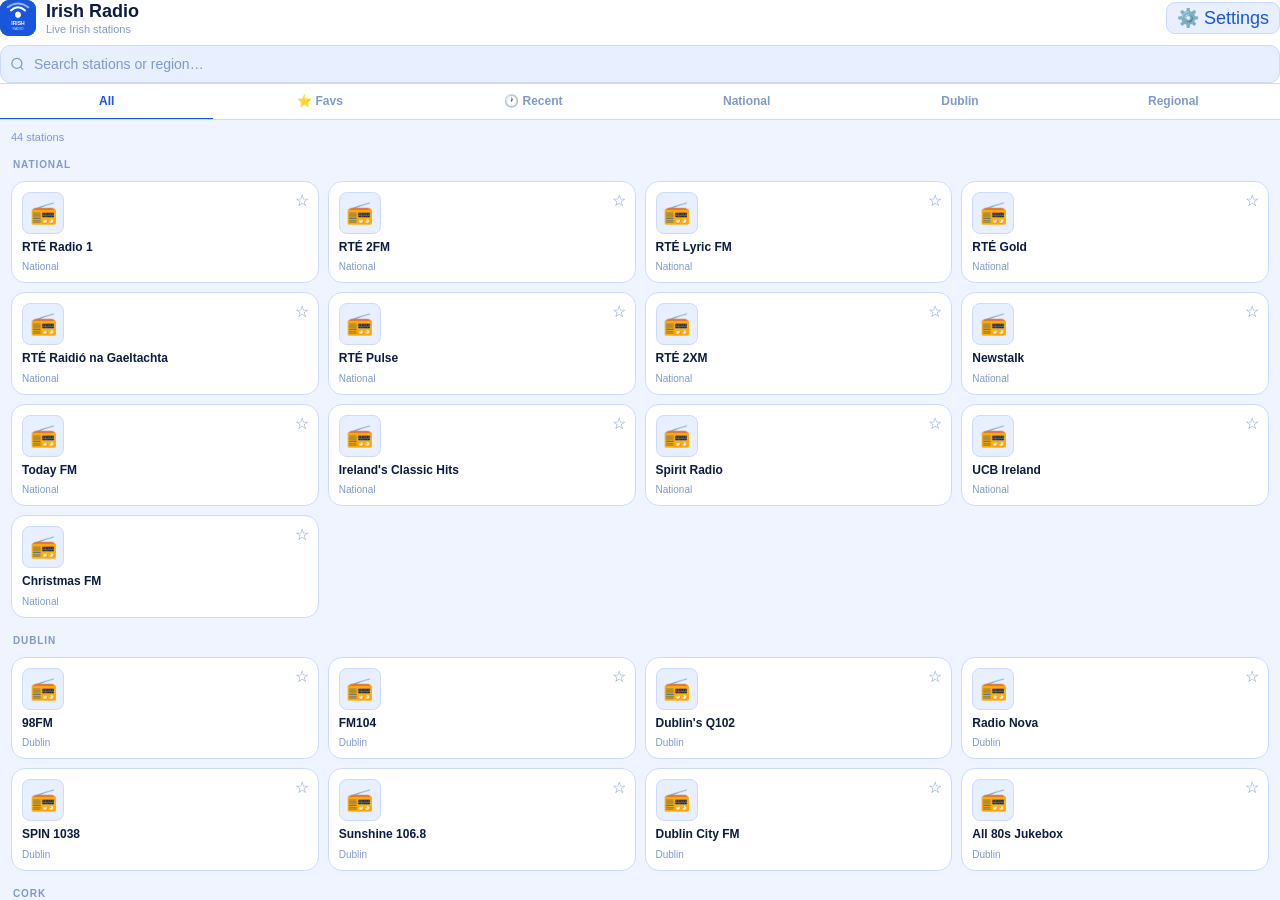
<file: index.html>
<!DOCTYPE html>
<html lang="en">
<head>
<meta charset="UTF-8">
<meta name="viewport" content="width=device-width, initial-scale=1, viewport-fit=cover">
<meta name="theme-color" content="#1A56DB">
<meta name="apple-mobile-web-app-capable" content="yes">
<meta name="apple-mobile-web-app-status-bar-style" content="default">
<meta name="apple-mobile-web-app-title" content="Irish Radio">
<title>Irish Radio</title>
<link rel="manifest" href="manifest.json">
<link rel="icon" href="icon.svg" type="image/svg+xml">
<style>
:root{
  --blue:#1A56DB; --blue-dark:#1245b5; --blue-btn:#1A56DB;
  --bg:#f0f4ff; --bg2:#ffffff; --surface:#e8efff; --surface2:#dce6ff;
  --text:#0d1b40; --text2:#3d5a99; --text3:#8099cc;
  --border:#cddaff; --radius:14px;
  --safe-top:env(safe-area-inset-top,0px); --safe-bottom:env(safe-area-inset-bottom,0px);
}
*{box-sizing:border-box;margin:0;padding:0;-webkit-tap-highlight-color:transparent}
html,body{height:100%;background:var(--bg);color:var(--text);font-family:-apple-system,BlinkMacSystemFont,'Segoe UI',sans-serif}
body{display:flex;flex-direction:column;overflow:hidden}

/* HEADER */
.hdr{background:#fff;border-bottom:1.5px solid var(--border);padding:calc(var(--safe-top)+11px) 16px 10px;flex-shrink:0;box-shadow:0 1px 8px rgba(26,86,219,.07)}
.hdr-row{display:flex;align-items:center;gap:10px;margin-bottom:9px}
.hdr-logo{width:36px;height:36px;border-radius:9px;overflow:hidden;flex-shrink:0;background:var(--blue)}
.hdr-logo img{width:36px;height:36px;object-fit:contain}
.hdr-title{flex:1}
.hdr-title h1{font-size:18px;font-weight:700;color:var(--text)}
.hdr-title p{font-size:11px;color:var(--text3);margin-top:1px}
.hdr-gear{background:var(--surface);border:1.5px solid var(--border);color:var(--blue);font-size:18px;cursor:pointer;padding:6px 10px;border-radius:9px;line-height:1}
.search-row{position:relative}
.search-row svg{position:absolute;left:10px;top:50%;transform:translateY(-50%);width:15px;height:15px;color:var(--text3);pointer-events:none}
input[type=search]{width:100%;height:38px;background:var(--surface);border:1.5px solid var(--border);border-radius:10px;color:var(--text);font-size:14px;padding:0 12px 0 33px;outline:none}
input[type=search]:focus{border-color:var(--blue);background:#fff}
input[type=search]::placeholder{color:var(--text3)}

/* TABS */
.tabs{display:flex;background:#fff;border-bottom:1.5px solid var(--border);flex-shrink:0;overflow-x:auto;-webkit-overflow-scrolling:touch}
.tabs::-webkit-scrollbar{display:none}
.tab{flex:1;min-width:70px;padding:10px 3px;text-align:center;font-size:12px;font-weight:600;color:var(--text3);cursor:pointer;border-bottom:2.5px solid transparent;margin-bottom:-1.5px;white-space:nowrap;transition:color .15s}
.tab.active{color:var(--blue);border-bottom-color:var(--blue)}

/* MINI PLAYER */
.mini{background:#fff;border-bottom:1.5px solid var(--border);padding:8px 14px;display:none;align-items:center;gap:10px;flex-shrink:0;cursor:pointer}
.mini.on{display:flex}
.mini-logo{width:34px;height:34px;border-radius:8px;background:var(--surface);border:1px solid var(--border);overflow:hidden;flex-shrink:0;display:flex;align-items:center;justify-content:center}
.mini-logo img{width:34px;height:34px;object-fit:contain}
.mini-info{flex:1;min-width:0}
.mini-name{font-size:13px;font-weight:600;color:var(--text);overflow:hidden;text-overflow:ellipsis;white-space:nowrap}
.mini-sub{font-size:11px;color:var(--text3)}
.mini-dot{display:inline-block;width:7px;height:7px;background:var(--blue);border-radius:50%;margin-right:4px;animation:blink 1.3s ease-in-out infinite}
@keyframes blink{0%,100%{opacity:1}50%{opacity:.25}}
.mini-pp{width:38px;height:38px;border-radius:50%;background:var(--blue);border:none;color:#fff;font-size:17px;cursor:pointer;display:flex;align-items:center;justify-content:center;flex-shrink:0;box-shadow:0 2px 8px rgba(26,86,219,.3)}

/* GRID */
.grid-wrap{flex:1;overflow-y:auto;-webkit-overflow-scrolling:touch;padding:11px}
.grid-wrap::-webkit-scrollbar{display:none}
.cnt{font-size:11px;color:var(--text3);margin-bottom:8px}
.grid{display:grid;grid-template-columns:repeat(2,1fr);gap:9px}
@media(min-width:420px){.grid{grid-template-columns:repeat(3,1fr)}}
@media(min-width:600px){.grid{grid-template-columns:repeat(4,1fr)}}
.sec{font-size:10px;font-weight:700;text-transform:uppercase;letter-spacing:.09em;color:var(--text3);grid-column:1/-1;padding:8px 2px 2px}
.card{background:#fff;border:1.5px solid var(--border);border-radius:var(--radius);padding:10px;cursor:pointer;display:flex;flex-direction:column;gap:6px;position:relative;min-height:98px;transition:border-color .15s,box-shadow .15s}
.card:active{background:var(--surface)}
.card.now{border-color:var(--blue);box-shadow:0 2px 14px rgba(26,86,219,.15)}
.c-logo{width:42px;height:42px;border-radius:8px;background:var(--surface);border:1px solid var(--border);display:flex;align-items:center;justify-content:center;overflow:hidden}
.c-logo img{width:42px;height:42px;object-fit:contain}
.c-logo .fb{font-size:22px}
.c-name{font-size:12px;font-weight:600;color:var(--text);line-height:1.3;display:-webkit-box;-webkit-line-clamp:2;-webkit-box-orient:vertical;overflow:hidden}
.c-region{font-size:10px;color:var(--text3)}
.c-fav{position:absolute;top:6px;right:6px;background:none;border:none;font-size:16px;cursor:pointer;color:var(--text3);padding:3px}
.c-fav.on{color:#f5a623}
.c-live{position:absolute;bottom:7px;right:7px;background:var(--blue);color:#fff;font-size:9px;font-weight:700;padding:2px 6px;border-radius:8px}
.empty{grid-column:1/-1;text-align:center;padding:3rem 1rem;color:var(--text3);font-size:14px;line-height:2}
.empty .ei{display:block;font-size:34px;margin-bottom:6px}

/* ── NOW PLAYING — matches Radio Wave reference screenshot ── */
.np{display:none;position:fixed;inset:0;z-index:400;background:#f0f4ff;flex-direction:column;overflow:hidden}
.np.on{display:flex}
.np-topbar{display:flex;justify-content:space-between;align-items:center;padding:calc(var(--safe-top)+12px) 16px 10px;background:#fff;border-bottom:1.5px solid var(--border);flex-shrink:0}
.np-back{background:none;border:none;color:var(--text);font-size:14px;font-weight:500;cursor:pointer;display:flex;align-items:center;gap:5px;padding:4px}
.np-edit-btn{background:none;border:none;color:var(--text2);font-size:14px;font-weight:500;cursor:pointer;display:flex;align-items:center;gap:5px;padding:4px}
.np-edit-btn span{font-size:18px}

/* VINYL */
.np-vinyl-section{flex:1;display:flex;align-items:center;justify-content:center;padding:20px 30px;background:#f0f4ff}
.vinyl-outer{position:relative;width:min(260px,72vw);height:min(260px,72vw)}
.vinyl-disc{width:100%;height:100%;border-radius:50%;background:
  radial-gradient(circle at 50% 50%,
    #0a0a0a 0%,#1a1a1a 15%,#0d0d0d 15.5%,
    #2a2a2a 30%,#111 30.5%,#222 45%,
    #0d0d0d 45.5%,#1c1c1c 60%,#111 60.5%,
    #282828 75%,#0a0a0a 75.5%,#1e1e1e 90%,#111 100%);
  box-shadow:0 12px 50px rgba(0,0,0,.35),0 4px 16px rgba(0,0,0,.2);
  animation:vspin 5s linear infinite paused;position:relative}
.vinyl-disc.playing{animation-play-state:running}
@keyframes vspin{to{transform:rotate(360deg)}}
.vinyl-center{position:absolute;top:50%;left:50%;transform:translate(-50%,-50%);width:34%;height:34%;border-radius:50%;background:var(--blue);display:flex;align-items:center;justify-content:center;overflow:hidden;border:2px solid rgba(255,255,255,.2)}
.vinyl-center img{width:100%;height:100%;object-fit:contain;border-radius:50%}
.vinyl-center-fallback{color:#fff;font-size:min(18px,5vw);font-weight:700;text-align:center;padding:4px;line-height:1.2}

/* STATION INFO */
.np-info-section{background:#fff;padding:14px 20px 0;flex-shrink:0}
.np-station-name{font-size:22px;font-weight:700;color:var(--text);margin-bottom:2px}
.np-station-region{font-size:13px;color:var(--text3);margin-bottom:6px}
.np-prog{font-size:14px;color:var(--text2);margin-bottom:14px;min-height:20px}

/* ACTION ROW */
.np-actions{display:flex;gap:8px;padding:0 20px 12px;background:#fff;flex-shrink:0}
.np-act{flex:1;display:flex;align-items:center;justify-content:center;gap:6px;padding:9px 6px;border-radius:10px;border:1.5px solid var(--border);background:#fff;color:var(--text2);font-size:13px;font-weight:600;cursor:pointer}
.np-act.primary{background:var(--blue);color:#fff;border-color:var(--blue)}
.np-act:active{opacity:.8}

/* BUFFERING BAR */
.np-buf-row{padding:8px 20px;background:#fff;flex-shrink:0;border-top:1px solid var(--border)}
.np-buf-label{display:flex;justify-content:space-between;align-items:center;font-size:12px;color:var(--text3);margin-bottom:5px}
.np-buf-dot{display:inline-block;width:8px;height:8px;border-radius:50%;background:#f5a623;margin-right:5px}
.np-buf-dot.live{background:#22c55e}
.np-buf-bar{height:4px;background:var(--border);border-radius:2px;overflow:hidden}
.np-buf-fill{height:100%;background:linear-gradient(90deg,#f5a623,#f59f0b);border-radius:2px;width:0%;transition:width .5s}
.np-buf-fill.live{background:linear-gradient(90deg,var(--blue),#3b82f6);width:100%}
.np-reconnect{font-size:11px;color:var(--text3);padding:4px 20px;background:#fff;flex-shrink:0;min-height:18px}

/* CONTROLS */
.np-controls{display:flex;align-items:center;justify-content:center;gap:22px;padding:14px 20px 10px;background:#fff;flex-shrink:0}
.np-skip{width:52px;height:52px;border-radius:50%;background:var(--blue);border:none;color:#fff;font-size:20px;cursor:pointer;display:flex;align-items:center;justify-content:center;box-shadow:0 3px 12px rgba(26,86,219,.3)}
.np-play-big{width:66px;height:66px;border-radius:50%;background:var(--blue);border:none;color:#fff;font-size:28px;cursor:pointer;display:flex;align-items:center;justify-content:center;box-shadow:0 4px 18px rgba(26,86,219,.4)}
.np-skip:active,.np-play-big:active{background:var(--blue-dark)}

/* VOL */
.np-vol-row{display:flex;align-items:center;gap:10px;padding:6px 20px calc(var(--safe-bottom)+10px);background:#fff;flex-shrink:0}
.np-vol-row span{font-size:16px;flex-shrink:0}
input[type=range]{flex:1;height:4px;-webkit-appearance:none;appearance:none;background:var(--border);border-radius:2px;outline:none;cursor:pointer}
input[type=range]::-webkit-slider-thumb{-webkit-appearance:none;width:18px;height:18px;background:var(--blue);border-radius:50%;box-shadow:0 2px 6px rgba(26,86,219,.3)}
.np-vol-pct{font-size:11px;color:var(--text3);min-width:30px;text-align:right;flex-shrink:0}

/* SETTINGS */
.settings{display:none;position:fixed;inset:0;z-index:500;align-items:flex-end}
.settings.on{display:flex}
.s-scrim{position:absolute;inset:0;background:rgba(0,0,0,.4)}
.s-sheet{background:#fff;width:100%;max-height:88vh;border-radius:20px 20px 0 0;display:flex;flex-direction:column;position:relative;z-index:1;box-shadow:0 -4px 30px rgba(26,86,219,.12)}
.s-hdr{display:flex;align-items:center;justify-content:space-between;padding:14px 18px;border-bottom:1.5px solid var(--border);flex-shrink:0}
.s-hdr h2{font-size:16px;font-weight:700;color:var(--text)}
.s-hdr-btn{background:var(--surface);border:1px solid var(--border);color:var(--text2);font-size:13px;padding:5px 12px;border-radius:8px;cursor:pointer}
.s-body{overflow-y:auto;padding:14px 16px;flex:1}
.s-body::-webkit-scrollbar{display:none}
.s-note{font-size:12px;color:var(--text3);margin-bottom:12px;line-height:1.6;background:var(--surface);padding:10px 12px;border-radius:8px;border-left:3px solid var(--blue)}
.s-row{background:var(--surface);border:1.5px solid var(--border);border-radius:10px;padding:10px 12px;display:flex;align-items:center;gap:10px;margin-bottom:6px}
.s-logo{width:32px;height:32px;border-radius:7px;background:#fff;border:1px solid var(--border);display:flex;align-items:center;justify-content:center;overflow:hidden;flex-shrink:0}
.s-logo img{width:32px;height:32px;object-fit:contain}
.s-name{flex:1;font-size:13px;color:var(--text);font-weight:500;overflow:hidden;text-overflow:ellipsis;white-space:nowrap}
.s-ebtn{background:var(--blue);border:none;color:#fff;font-size:12px;padding:5px 11px;border-radius:7px;cursor:pointer;font-weight:600;flex-shrink:0}

/* EDIT */
.edit-modal{display:none;position:fixed;inset:0;z-index:600;align-items:center;justify-content:center;padding:18px}
.edit-modal.on{display:flex}
.edit-scrim{position:absolute;inset:0;background:rgba(0,0,0,.55)}
.edit-box{background:#fff;border-radius:16px;padding:20px;width:100%;max-width:420px;position:relative;z-index:1;max-height:82vh;overflow-y:auto;box-shadow:0 10px 40px rgba(0,0,0,.2)}
.edit-box h3{font-size:15px;font-weight:700;margin-bottom:14px;color:var(--text)}
.ef{margin-bottom:12px}
.ef label{display:block;font-size:10px;font-weight:700;color:var(--text3);text-transform:uppercase;letter-spacing:.08em;margin-bottom:4px}
.ef input{width:100%;padding:9px 11px;background:var(--surface);border:1.5px solid var(--border);border-radius:8px;color:var(--text);font-size:13px;outline:none}
.ef input:focus{border-color:var(--blue);background:#fff}
.ef input::placeholder{color:var(--text3)}
.ef input[type=file]{padding:5px 8px;font-size:12px}
.ef-hint{font-size:11px;color:var(--text3);margin-top:3px;line-height:1.4}
.edit-btns{display:flex;gap:8px;flex-wrap:wrap;margin-top:14px}
.btn{padding:9px 14px;border:none;border-radius:9px;font-size:13px;font-weight:600;cursor:pointer}
.btn-ok{background:var(--blue);color:#fff;flex:1}
.btn-reset{background:var(--surface);color:var(--blue);border:1.5px solid var(--blue)}
.btn-cancel{background:var(--surface);color:var(--text2);border:1.5px solid var(--border)}

/* TOAST */
.toast{position:fixed;bottom:calc(var(--safe-bottom)+80px);left:50%;transform:translateX(-50%) translateY(16px);background:var(--blue);color:#fff;padding:9px 18px;border-radius:20px;font-size:13px;font-weight:500;opacity:0;transition:opacity .25s,transform .25s;pointer-events:none;z-index:900;white-space:nowrap;box-shadow:0 4px 16px rgba(26,86,219,.3)}
.toast.show{opacity:1;transform:translateX(-50%) translateY(0)}

.safe-bot{height:var(--safe-bottom);background:#fff;flex-shrink:0}
audio{display:none}
</style>
</head>
<body>

<!-- HEADER -->
<div class="hdr">
  <div class="hdr-row">
    <div class="hdr-logo"><img src="icon.svg" alt="Irish Radio"></div>
    <div class="hdr-title"><h1>Irish Radio</h1><p>Live Irish stations</p></div>
    <button class="hdr-gear" onclick="openSettings()">⚙️ Settings</button>
  </div>
  <div class="search-row">
    <svg viewBox="0 0 24 24" fill="none" stroke="currentColor" stroke-width="2"><circle cx="11" cy="11" r="8"/><path d="m21 21-4.35-4.35"/></svg>
    <input type="search" id="srch" placeholder="Search stations or region…" oninput="doFilter()">
  </div>
</div>

<!-- TABS -->
<div class="tabs">
  <div class="tab active" id="t-all"      onclick="switchTab('all')">All</div>
  <div class="tab"        id="t-favs"     onclick="switchTab('favs')">⭐ Favs</div>
  <div class="tab"        id="t-recent"   onclick="switchTab('recent')">🕐 Recent</div>
  <div class="tab"        id="t-national" onclick="switchTab('national')">National</div>
  <div class="tab"        id="t-dublin"   onclick="switchTab('dublin')">Dublin</div>
  <div class="tab"        id="t-regional" onclick="switchTab('regional')">Regional</div>
</div>

<!-- MINI PLAYER -->
<div class="mini" id="mini" onclick="openNP()">
  <div class="mini-logo" id="miniLogo"><span style="font-size:18px">📻</span></div>
  <div class="mini-info">
    <div class="mini-name" id="miniName">Not playing</div>
    <div class="mini-sub"  id="miniSub"><span class="mini-dot" id="miniDot"></span>Tap to open player</div>
  </div>
  <button class="mini-pp" id="miniPP" onclick="event.stopPropagation();togglePlay()">▶</button>
</div>

<!-- GRID -->
<div class="grid-wrap">
  <div class="cnt" id="cnt"></div>
  <div class="grid" id="grid"></div>
</div>
<div class="safe-bot"></div>

<!-- NOW PLAYING — Radio Wave style -->
<div class="np" id="np">

  <!-- TOP BAR: Minimize left, Edit right -->
  <div class="np-topbar">
    <button class="np-back" onclick="closeNP()">↓ Minimize</button>
    <button class="np-edit-btn" id="npEditBtn" onclick="editCurrentStation()"><span>⚙️</span> Edit</button>
  </div>

  <!-- VINYL RECORD -->
  <div class="np-vinyl-section">
    <div class="vinyl-outer">
      <div class="vinyl-disc" id="npVinyl">
        <div class="vinyl-center" id="npLabel">
          <div class="vinyl-center-fallback" id="npLabelFallback">📻</div>
        </div>
      </div>
    </div>
  </div>

  <!-- STATION INFO -->
  <div class="np-info-section">
    <div class="np-station-name" id="npName">—</div>
    <div class="np-station-region" id="npRegion"></div>
    <div class="np-prog" id="npProg">Live Broadcast</div>
  </div>

  <!-- ACTIONS: Save / Share / Web -->
  <div class="np-actions">
    <button class="np-act primary" onclick="toggleFavNP()"><span id="npSaveIcon">☆</span> Save</button>
    <button class="np-act" onclick="shareStation()">🔗 Share</button>
    <button class="np-act" onclick="openStationWeb()">🌐 Web</button>
  </div>

  <!-- BUFFERING BAR -->
  <div class="np-buf-row">
    <div class="np-buf-label">
      <span><span class="np-buf-dot" id="bufDot"></span><span id="bufLabel">Connecting…</span></span>
      <span id="npStat"></span>
    </div>
    <div class="np-buf-bar"><div class="np-buf-fill" id="bufFill"></div></div>
  </div>
  <div class="np-reconnect" id="npRecon"></div>

  <!-- CONTROLS -->
  <div class="np-controls">
    <button class="np-skip" onclick="skipStation(-1)">◀</button>
    <button class="np-play-big" id="npPlay" onclick="togglePlay()">▶</button>
    <button class="np-skip" onclick="skipStation(1)">▶</button>
  </div>

  <!-- VOLUME -->
  <div class="np-vol-row">
    <span>🔈</span>
    <input type="range" id="vol" min="0" max="1" step="0.02" value="0.85" oninput="setVol(this.value)">
    <span class="np-vol-pct" id="volPct">85%</span>
  </div>
</div>

<!-- SETTINGS -->
<div class="settings" id="settings">
  <div class="s-scrim" onclick="closeSettings()"></div>
  <div class="s-sheet">
    <div class="s-hdr">
      <h2>⚙️ Station Settings</h2>
      <button class="s-hdr-btn" onclick="closeSettings()">✕ Close</button>
    </div>
    <div class="s-body">
      <p class="s-note">Tap <b>Edit</b> to update a station's stream URL or logo. Find working streams at <b>ieradio.org</b> or <b>radiofeeds.co.uk/irish.asp</b></p>
      <div id="sList"></div>
    </div>
  </div>
</div>

<!-- EDIT MODAL -->
<div class="edit-modal" id="editModal">
  <div class="edit-scrim" onclick="closeEdit()"></div>
  <div class="edit-box">
    <h3 id="editTitle">Edit Station</h3>
    <div class="ef"><label>Station Name</label><input id="eName" readonly></div>
    <div class="ef">
      <label>Stream URL</label>
      <input id="eStream" placeholder="https://…/stream.mp3">
      <div class="ef-hint">Direct MP3/AAC stream. Find URLs at ieradio.org</div>
    </div>
    <div class="ef"><label>Logo URL</label><input id="eLogoUrl" placeholder="https://…/logo.png"></div>
    <div class="ef"><label>Upload Logo from phone</label><input type="file" id="eLogoFile" accept="image/*"></div>
    <div class="edit-btns">
      <button class="btn btn-reset"  onclick="resetSt()">↺ Reset</button>
      <button class="btn btn-cancel" onclick="closeEdit()">Cancel</button>
      <button class="btn btn-ok"     onclick="saveEdit()">Save</button>
    </div>
  </div>
</div>

<div class="toast" id="toast"></div>
<audio id="player"></audio>

<script>
if('serviceWorker' in navigator) navigator.serviceWorker.register('./sw.js').catch(()=>{});

const DEF=[
  {id:'rte1',   name:'RTÉ Radio 1',              cat:'national',region:'National',   stream:'https://icecast.rte.ie/radio1',              logo:'https://cdn.instant.audio/images/logos/ieradio-org/rte-radio-1.png',                  web:'https://rte.ie/radio1'},
  {id:'rte2fm', name:'RTÉ 2FM',                  cat:'national',region:'National',   stream:'https://icecast.rte.ie/2fm',                 logo:'https://cdn.instant.audio/images/logos/ieradio-org/rte-2fm.png',                       web:'https://rte.ie/2fm'},
  {id:'lyric',  name:'RTÉ Lyric FM',             cat:'national',region:'National',   stream:'https://icecast.rte.ie/lyric',               logo:'https://cdn.instant.audio/images/logos/ieradio-org/rte-lyric-fm.png',                  web:'https://rte.ie/lyricfm'},
  {id:'gold',   name:'RTÉ Gold',                 cat:'national',region:'National',   stream:'https://icecast.rte.ie/gold',                logo:'https://cdn.instant.audio/images/logos/ieradio-org/rte-gold.png',                      web:'https://rte.ie/gold'},
  {id:'rnag',   name:'RTÉ Raidió na Gaeltachta', cat:'national',region:'National',   stream:'https://icecast.rte.ie/rnag',                logo:'https://cdn.instant.audio/images/logos/ieradio-org/rte-raidio-na-gaeltachta.png',      web:'https://rte.ie/rnag'},
  {id:'pulse',  name:'RTÉ Pulse',                cat:'national',region:'National',   stream:'https://icecast.rte.ie/pulse',               logo:'https://cdn.instant.audio/images/logos/ieradio-org/rte-radio-1.png',                   web:'https://rte.ie'},
  {id:'2xm',    name:'RTÉ 2XM',                  cat:'national',region:'National',   stream:'https://icecast.rte.ie/2xm',                 logo:'https://cdn.instant.audio/images/logos/ieradio-org/rte-2fm.png',                       web:'https://rte.ie/2xm'},
  {id:'ntk',    name:'Newstalk',                 cat:'national',region:'National',   stream:'https://stream.newstalk.com/newstalk',       logo:'https://cdn.instant.audio/images/logos/ieradio-org/newstalk.png',                     web:'https://newstalk.com'},
  {id:'tdy',    name:'Today FM',                 cat:'national',region:'National',   stream:'https://stream.todayfm.com/todayfm',         logo:'https://cdn.instant.audio/images/logos/ieradio-org/today-fm.png',                     web:'https://todayfm.com'},
  {id:'clh',    name:"Ireland's Classic Hits",   cat:'national',region:'National',   stream:'https://stream.classichits.ie/classichits',  logo:'https://cdn.instant.audio/images/logos/ieradio-org/classic-hits.png',                 web:'https://classichits.ie'},
  {id:'spi',    name:'Spirit Radio',             cat:'national',region:'National',   stream:'https://dreamsiteradiocp2.com:8014/stream',  logo:'',                                                                                      web:'https://spiritradio.ie'},
  {id:'ucb',    name:'UCB Ireland',              cat:'national',region:'National',   stream:'https://stream.btsstream.com:18022/ucbireland.mp3',logo:'https://cdn.instant.audio/images/logos/ieradio-org/ucb-dublin.png',              web:'https://ucbireland.ie'},
  {id:'chr',    name:'Christmas FM',             cat:'national',region:'National',   stream:'https://stream.christmasfm.com/christmasfm',logo:'https://cdn.instant.audio/images/logos/ieradio-org/christmas.png',                     web:'https://christmasfm.com'},
  {id:'98f',    name:'98FM',                     cat:'dublin',  region:'Dublin',     stream:'https://stream.98fm.ie/98fm',                logo:'https://cdn.instant.audio/images/logos/ieradio-org/98fm.png',                         web:'https://98fm.com'},
  {id:'fm104',  name:'FM104',                    cat:'dublin',  region:'Dublin',     stream:'https://stream.fm104.ie/fm104',              logo:'https://cdn.instant.audio/images/logos/ieradio-org/fm104.png',                        web:'https://fm104.ie'},
  {id:'q102',   name:"Dublin's Q102",            cat:'dublin',  region:'Dublin',     stream:'https://stream.q102.ie/q102',                logo:'https://cdn.instant.audio/images/logos/ieradio-org/dublin-s-q-102-fm.png',            web:'https://q102.ie'},
  {id:'nova',   name:'Radio Nova',               cat:'dublin',  region:'Dublin',     stream:'https://stream.radianova.ie/nova',           logo:'https://cdn.instant.audio/images/logos/ieradio-org/radio-nova.png',                   web:'https://nova.ie'},
  {id:'sp1038', name:'SPIN 1038',                cat:'dublin',  region:'Dublin',     stream:'https://stream.spin1038.ie/spin1038',        logo:'https://cdn.instant.audio/images/logos/ieradio-org/spin-1038.png',                    web:'https://spin1038.com'},
  {id:'sun',    name:'Sunshine 106.8',           cat:'dublin',  region:'Dublin',     stream:'https://stream.sunshineradio.ie/sunshine',   logo:'https://cdn.instant.audio/images/logos/ieradio-org/sunshine.png',                    web:'https://sunshine.ie'},
  {id:'dcfm',   name:'Dublin City FM',           cat:'dublin',  region:'Dublin',     stream:'https://stream.dublincityfm.ie/dublincity',  logo:'https://cdn.instant.audio/images/logos/ieradio-org/103-2-dublin-city-fm.png',         web:'https://dublincityfm.ie'},
  {id:'all80s', name:'All 80s Jukebox',          cat:'dublin',  region:'Dublin',     stream:'https://stream.all80s.ie/all80s',            logo:'https://cdn.instant.audio/images/logos/ieradio-org/all-80s.png',                     web:''},
  {id:'96fm',   name:"Cork's 96FM",              cat:'regional',region:'Cork',       stream:'https://stream.96fm.ie/96fm',                logo:'https://cdn.instant.audio/images/logos/ieradio-org/corks-fm.png',                    web:'https://96fm.com'},
  {id:'red',    name:'Red FM',                   cat:'regional',region:'Cork',       stream:'https://stream.redfm.ie/redfm',              logo:'https://cdn.instant.audio/images/logos/ieradio-org/red-fm.png',                      web:'https://redfm.ie'},
  {id:'c103',   name:'C103',                     cat:'regional',region:'Cork',       stream:'https://stream.c103.ie/c103',                logo:'https://cdn.instant.audio/images/logos/ieradio-org/c103-west.png',                   web:'https://c103.ie'},
  {id:'kry',    name:'Radio Kerry',              cat:'regional',region:'Kerry',      stream:'https://stream.radiokerry.ie/radiokerry',    logo:'https://cdn.instant.audio/images/logos/ieradio-org/radio-kerry.png',                  web:'https://radiokerry.ie'},
  {id:'clr',    name:'Clare FM',                 cat:'regional',region:'Clare',      stream:'https://stream.clarefm.ie/clarefm',          logo:'https://cdn.instant.audio/images/logos/ieradio-org/clare-fm.png',                    web:'https://clarefm.ie'},
  {id:'l95',    name:'Live 95 FM',               cat:'regional',region:'Limerick',   stream:'https://stream.live95.ie/live95',            logo:'https://cdn.instant.audio/images/logos/ieradio-org/live-95-fm.png',                  web:'https://live95.ie'},
  {id:'tip',    name:'Tipp FM',                  cat:'regional',region:'Tipperary',  stream:'https://stream.tippfm.ie/tippfm',            logo:'',                                                                                    web:'https://tippfm.ie'},
  {id:'wlr',    name:'WLR FM',                   cat:'regional',region:'Waterford',  stream:'https://stream.wlrfm.ie/wlrfm',              logo:'https://cdn.instant.audio/images/logos/ieradio-org/wlr-fm.png',                      web:'https://wlrfm.com'},
  {id:'bet',    name:'Beat 102-103',             cat:'regional',region:'South East', stream:'https://stream.beat102103.ie/beat',          logo:'https://cdn.instant.audio/images/logos/ieradio-org/beat-102-103.png',                web:'https://beat102103.com'},
  {id:'ser',    name:'South East Radio',         cat:'regional',region:'Wexford',    stream:'https://stream.southeastradio.ie/ser',       logo:'https://cdn.instant.audio/images/logos/ieradio-org/south-east-radio.png',            web:'https://southeastradio.ie'},
  {id:'kclr',   name:'KCLR 96FM',               cat:'regional',region:'Kilkenny',   stream:'https://stream.kclr96fm.ie/kclr',            logo:'https://cdn.instant.audio/images/logos/ieradio-org/kclr-kilkenny.png',               web:'https://kclr96fm.com'},
  {id:'ecfm',   name:'East Coast FM',            cat:'regional',region:'Wicklow',    stream:'https://stream.eastcoastfm.ie/eastcoast',    logo:'https://cdn.instant.audio/images/logos/ieradio-org/east-coast-fm.png',               web:'https://eastcoastfm.ie'},
  {id:'kfm',    name:'Kfm Radio',               cat:'regional',region:'Kildare',    stream:'https://stream.kfm.ie/kfm',                 logo:'https://cdn.instant.audio/images/logos/ieradio-org/kfm-radio.png',                   web:'https://kfmradio.com'},
  {id:'lmfm',   name:'LMFM',                    cat:'regional',region:'Louth/Meath',stream:'https://stream.lmfm.ie/lmfm',               logo:'https://cdn.instant.audio/images/logos/ieradio-org/louth-meath-fm.png',              web:'https://lmfm.ie'},
  {id:'mdl103', name:'Midlands 103',            cat:'regional',region:'Midlands',   stream:'https://stream.midlands103.ie/midlands103',  logo:'https://cdn.instant.audio/images/logos/ieradio-org/midlands.png',                    web:'https://midlands103.com'},
  {id:'spsw',   name:'SPIN South West',         cat:'regional',region:'Munster',    stream:'https://stream.spinsouthwest.ie/spinsw',     logo:'https://cdn.instant.audio/images/logos/ieradio-org/spin-south-west.png',             web:'https://spinsouthwest.com'},
  {id:'gbfm',   name:'Galway Bay FM',           cat:'regional',region:'Galway',     stream:'https://stream.galwaybay.ie/galwaybay',      logo:'https://cdn.instant.audio/images/logos/ieradio-org/bay-fm.png',                     web:'https://galwaybayfm.ie'},
  {id:'mwr',    name:'MidWest Radio',           cat:'regional',region:'Mayo',       stream:'https://stream.midwestradio.ie/midwest',     logo:'https://cdn.instant.audio/images/logos/ieradio-org/midwest-radio-fm.png',            web:'https://midwestradio.ie'},
  {id:'ocn',    name:'Ocean FM',                cat:'regional',region:'Sligo',      stream:'https://stream.oceanfm.ie/oceanfm',          logo:'https://cdn.instant.audio/images/logos/ieradio-org/ocean-fm.png',                   web:'https://oceanfm.ie'},
  {id:'shn',    name:'Shannonside FM',          cat:'regional',region:'Roscommon',  stream:'https://stream.shannonside.ie/shannonside',  logo:'https://cdn.instant.audio/images/logos/ieradio-org/radio-shannonside.png',           web:'https://shannonside.ie'},
  {id:'irdw',   name:'iRadio West & NW',        cat:'regional',region:'West',       stream:'https://stream.iradio.ie/iradio',            logo:'https://cdn.instant.audio/images/logos/ieradio-org/iradio-northwest.png',            web:'https://iradio.ie'},
  {id:'hig',    name:'Highland Radio',          cat:'regional',region:'Donegal',    stream:'https://stream.highlandradio.ie/highland',   logo:'https://cdn.instant.audio/images/logos/ieradio-org/highland-radio.png',              web:'https://highlandradio.ie'},
  {id:'nts',    name:'Northern Sound',          cat:'regional',region:'Cavan/Monaghan',stream:'https://stream.northernsound.ie/northernsound',logo:'',                                                                               web:'https://northernsound.ie'},
];

const RORD=['National','Dublin','Cork','Kerry','Clare','Limerick','Tipperary','Waterford','South East','Wexford','Kilkenny','Wicklow','Kildare','Louth/Meath','Midlands','Munster','Galway','Mayo','Sligo','Roscommon','West','Donegal','Cavan/Monaghan'];

let stations=JSON.parse(localStorage.getItem('ier-v6')||'null')||JSON.parse(JSON.stringify(DEF));
let favs=JSON.parse(localStorage.getItem('ier-favs')||'[]');
let recent=JSON.parse(localStorage.getItem('ier-recent')||'[]');
let curIdx=-1,curTab='all',playing=false,editIdx=null;
let reTimer=null,reCount=0;
const player=document.getElementById('player');

// AUDIO
player.addEventListener('playing',()=>{
  playing=true; reCount=0; clearTimeout(reTimer);
  setPlayUI(true); setBuf(true,'Live'); setMini(true);
});
player.addEventListener('pause',  ()=>{ playing=false; setPlayUI(false); setBuf(false,'Paused'); setMini(false); });
player.addEventListener('waiting',()=>setBuf(false,'Buffering…'));
player.addEventListener('stalled',()=>{ setBuf(false,'Stalled…'); doRecon(); });
player.addEventListener('error',  ()=>{ setBuf(false,'Error…'); doRecon(); });
player.addEventListener('ended',  ()=>doRecon());

function doRecon(){
  if(curIdx<0) return;
  clearTimeout(reTimer); reCount++;
  const d=Math.min(reCount*4,30);
  document.getElementById('npRecon').textContent=`Reconnect ${reCount} in ${d}s…`;
  reTimer=setTimeout(()=>{ document.getElementById('npRecon').textContent=''; startPlay(curIdx); },d*1000);
}

function save()      { localStorage.setItem('ier-v6',   JSON.stringify(stations)); }
function saveFavs()  { localStorage.setItem('ier-favs', JSON.stringify(favs)); }
function saveRecent(){ localStorage.setItem('ier-recent',JSON.stringify(recent)); }
function isFav(id)   { return favs.includes(id); }
function addRecent(id){ recent=[id,...recent.filter(r=>r!==id)].slice(0,20); saveRecent(); }

function startPlay(idx){
  curIdx=idx; const s=stations[idx];
  clearTimeout(reTimer);
  player.src=s.stream; player.volume=parseFloat(document.getElementById('vol').value);
  player.load(); player.play().catch(()=>setBuf(false,'Tap ▶ to play'));
  addRecent(s.id);
  if('mediaSession' in navigator){
    navigator.mediaSession.metadata=new MediaMetadata({
      title:s.name,artist:'Irish Radio',album:s.region,
      artwork:s.logo?[{src:s.logo,sizes:'512x512',type:'image/png'}]:[]
    });
    navigator.mediaSession.setActionHandler('play',         ()=>player.play());
    navigator.mediaSession.setActionHandler('pause',        ()=>player.pause());
    navigator.mediaSession.setActionHandler('stop',         ()=>player.pause());
    navigator.mediaSession.setActionHandler('previoustrack',()=>skipStation(-1));
    navigator.mediaSession.setActionHandler('nexttrack',    ()=>skipStation(1));
  }
  updateNPUI(s);
  document.getElementById('mini').className='mini on';
  render(getList());
}

function togglePlay(){ if(curIdx<0) return; if(playing) player.pause(); else player.play().catch(()=>{}); }
function skipStation(d){
  const list=getAllFiltered(); if(!list.length) return;
  const ci=list.findIndex(s=>s.id===(stations[curIdx]||{}).id);
  const ni=((ci<0?0:ci)+d+list.length)%list.length;
  startPlay(stations.indexOf(list[ni]));
}
function setVol(v){ player.volume=parseFloat(v); document.getElementById('volPct').textContent=Math.round(v*100)+'%'; }

function setPlayUI(on){
  document.getElementById('npPlay').textContent=on?'⏸':'▶';
  document.getElementById('miniPP').textContent=on?'⏸':'▶';
  document.getElementById('npVinyl').className=on?'vinyl-disc playing':'vinyl-disc';
}

function setBuf(isLive,label){
  const dot=document.getElementById('bufDot');
  const lbl=document.getElementById('bufLabel');
  const fill=document.getElementById('bufFill');
  dot.className='np-buf-dot'+(isLive?' live':'');
  lbl.textContent=label;
  fill.className='np-buf-fill'+(isLive?' live':'');
  if(!isLive){ fill.style.width='35%'; setTimeout(()=>{ fill.style.width='70%'; },400); }
}

function setMini(on){
  if(curIdx<0) return;
  const s=stations[curIdx];
  document.getElementById('miniName').textContent=s.name;
  document.getElementById('miniSub').innerHTML=(on?'<span class="mini-dot"></span>● Live — tap to open':'⏸ Paused — tap to open');
  const ml=document.getElementById('miniLogo');
  if(s.logo){ ml.innerHTML=`<img src="${s.logo}" alt="" style="width:34px;height:34px;object-fit:contain" onerror="this.outerHTML='<span style=font-size:18px>📻</span>'">`; }
  else { ml.innerHTML='<span style="font-size:18px">📻</span>'; }
}

function updateNPUI(s){
  document.getElementById('npName').textContent=s.name;
  document.getElementById('npRegion').textContent=s.region;
  document.getElementById('npProg').textContent='Live Broadcast';
  setBuf(false,'Connecting…');
  const lbl=document.getElementById('npLabel');
  if(s.logo){ lbl.innerHTML=`<img src="${s.logo}" alt="${s.name}" onerror="this.outerHTML='<div class=vinyl-center-fallback>📻</div>'">`; }
  else { lbl.innerHTML='<div class="vinyl-center-fallback">📻</div>'; }
  const si=document.getElementById('npSaveIcon');
  si.textContent=isFav(s.id)?'★':'☆';
  document.getElementById('npRecon').textContent='';
  fetchProg(s);
}

function fetchProg(s){
  fetch(`https://de1.api.radio-browser.info/json/stations/search?name=${encodeURIComponent(s.name)}&countrycode=IE&limit=3`)
    .then(r=>r.json())
    .then(data=>{
      const m=data&&data.find(d=>d.name.toLowerCase().includes(s.name.split(' ')[0].toLowerCase()));
      document.getElementById('npProg').textContent=m&&m.tags?m.tags.split(',').slice(0,3).join(' · '):'Live Broadcast';
    }).catch(()=>{});
}

function toggleFav(e,id){
  e.stopPropagation();
  favs=isFav(id)?favs.filter(f=>f!==id):[...favs,id];
  saveFavs();
  if(curIdx>=0&&stations[curIdx].id===id) document.getElementById('npSaveIcon').textContent=isFav(id)?'★':'☆';
  render(getList());
  showToast(isFav(id)?'⭐ Saved to favourites':'Removed from favourites');
}
function toggleFavNP(){ if(curIdx>=0) toggleFav({stopPropagation:()=>{}},stations[curIdx].id); }
function shareStation(){ if(curIdx<0) return; const s=stations[curIdx]; if(navigator.share) navigator.share({title:s.name,text:'Listening to '+s.name,url:location.href}); else { navigator.clipboard.writeText(location.href); showToast('🔗 Link copied'); } }
function openStationWeb(){ if(curIdx<0) return; const s=stations[curIdx]; if(s.web) window.open(s.web,'_blank'); }
function editCurrentStation(){ if(curIdx>=0){ closeNP(); openSettings(); setTimeout(()=>openEdit(curIdx),300); } }

function switchTab(t){
  curTab=t;
  ['all','favs','recent','national','dublin','regional'].forEach(id=>{ document.getElementById('t-'+id).className='tab'+(id===t?' active':''); });
  document.getElementById('srch').value='';
  render(getList());
}
function getAllFiltered(){ const q=document.getElementById('srch').value.toLowerCase(); return stations.filter(s=>!q||s.name.toLowerCase().includes(q)||s.region.toLowerCase().includes(q)); }
function getList(){
  const q=document.getElementById('srch').value.toLowerCase();
  let list;
  if(curTab==='favs')     list=stations.filter(s=>isFav(s.id));
  else if(curTab==='recent') list=recent.map(id=>stations.find(s=>s.id===id)).filter(Boolean);
  else if(curTab==='national') list=stations.filter(s=>s.cat==='national');
  else if(curTab==='dublin')   list=stations.filter(s=>s.cat==='dublin');
  else if(curTab==='regional') list=stations.filter(s=>s.cat==='regional');
  else list=stations;
  if(q) list=list.filter(s=>s.name.toLowerCase().includes(q)||s.region.toLowerCase().includes(q));
  return list;
}
function doFilter(){ render(getList()); }

function render(list){
  const grid=document.getElementById('grid'),cntEl=document.getElementById('cnt');
  grid.innerHTML='';
  if((curTab==='favs'||curTab==='recent')&&!list.length){
    cntEl.textContent='';
    const icon=curTab==='favs'?'☆':'🕐',msg=curTab==='favs'?'No favourites yet<br>Tap ★ on any station':'No recent stations yet<br>Play a station to see it here';
    grid.innerHTML=`<div class="empty"><span class="ei">${icon}</span>${msg}</div>`; return;
  }
  cntEl.textContent=list.length+' station'+(list.length!==1?'s':'');
  const q=document.getElementById('srch').value;
  const grouped=(curTab==='all'||curTab==='national'||curTab==='dublin'||curTab==='regional')&&!q;
  if(grouped){
    const byR={};
    list.forEach(s=>{ (byR[s.region]=byR[s.region]||[]).push(s); });
    RORD.forEach(r=>{ if(!byR[r]) return; const l=document.createElement('div'); l.className='sec'; l.textContent=r; grid.appendChild(l); byR[r].forEach(s=>grid.appendChild(makeCard(s))); });
  } else { list.forEach(s=>grid.appendChild(makeCard(s))); }
}

function makeCard(s){
  const isNow=stations[curIdx]&&stations[curIdx].id===s.id;
  const card=document.createElement('div'); card.className='card'+(isNow?' now':'');
  card.onclick=()=>{ startPlay(stations.indexOf(s)); openNP(); };
  const ld=document.createElement('div'); ld.className='c-logo';
  if(s.logo){ const img=document.createElement('img'); img.src=s.logo; img.alt=s.name; img.onerror=()=>{ ld.innerHTML='<span class="fb">📻</span>'; }; ld.appendChild(img); } else { ld.innerHTML='<span class="fb">📻</span>'; }
  const nm=document.createElement('div'); nm.className='c-name'; nm.textContent=s.name;
  const rg=document.createElement('div'); rg.className='c-region'; rg.textContent=s.region;
  const fv=document.createElement('button'); fv.className='c-fav'+(isFav(s.id)?' on':''); fv.textContent=isFav(s.id)?'★':'☆'; fv.onclick=e=>toggleFav(e,s.id);
  card.appendChild(ld); card.appendChild(nm); card.appendChild(rg); card.appendChild(fv);
  if(isNow){ const b=document.createElement('div'); b.className='c-live'; b.textContent='● LIVE'; card.appendChild(b); }
  return card;
}

function openNP(){ document.getElementById('np').className='np on'; }
function closeNP(){ document.getElementById('np').className='np'; }

function openSettings(){
  const list=document.getElementById('sList'); list.innerHTML='';
  stations.forEach((s,i)=>{
    const row=document.createElement('div'); row.className='s-row';
    const ld=document.createElement('div'); ld.className='s-logo';
    if(s.logo){ const img=document.createElement('img'); img.src=s.logo; img.alt=''; img.onerror=()=>{ ld.textContent='📻'; }; ld.appendChild(img); } else { ld.textContent='📻'; }
    const nm=document.createElement('div'); nm.className='s-name'; nm.textContent=s.name;
    const eb=document.createElement('button'); eb.className='s-ebtn'; eb.textContent='✎ Edit'; eb.onclick=()=>openEdit(i);
    row.appendChild(ld); row.appendChild(nm); row.appendChild(eb); list.appendChild(row);
  });
  document.getElementById('settings').className='settings on';
}
function closeSettings(){ document.getElementById('settings').className='settings'; }

function openEdit(idx){
  editIdx=idx; const s=stations[idx];
  document.getElementById('editTitle').textContent='✎ '+s.name;
  document.getElementById('eName').value=s.name;
  document.getElementById('eStream').value=s.stream;
  document.getElementById('eLogoUrl').value=s.logo||'';
  document.getElementById('eLogoFile').value='';
  document.getElementById('editModal').className='edit-modal on';
}
function closeEdit(){ document.getElementById('editModal').className='edit-modal'; }

function saveEdit(){
  if(editIdx===null) return;
  const stream=document.getElementById('eStream').value.trim();
  const logoUrl=document.getElementById('eLogoUrl').value.trim();
  const file=document.getElementById('eLogoFile').files[0];
  if(!stream){ showToast('⚠️ Stream URL required'); return; }
  stations[editIdx].stream=stream;
  if(file){ const rd=new FileReader(); rd.onload=e=>{ stations[editIdx].logo=e.target.result; finalEdit(); }; rd.readAsDataURL(file); }
  else { if(logoUrl) stations[editIdx].logo=logoUrl; finalEdit(); }
}
function finalEdit(){ save(); closeEdit(); closeSettings(); if(curIdx===editIdx) updateNPUI(stations[editIdx]); render(getList()); openSettings(); showToast('✅ Station updated'); }
function resetSt(){ if(editIdx===null) return; const def=DEF.find(d=>d.id===stations[editIdx].id); if(def){ stations[editIdx]={...def}; save(); finalEdit(); showToast('↺ Reset to default'); } }

let toastT;
function showToast(msg){ const t=document.getElementById('toast'); t.textContent=msg; t.className='toast show'; clearTimeout(toastT); toastT=setTimeout(()=>{ t.className='toast'; },2300); }

render(getList());
</script>
</body>
</html>
</file>
